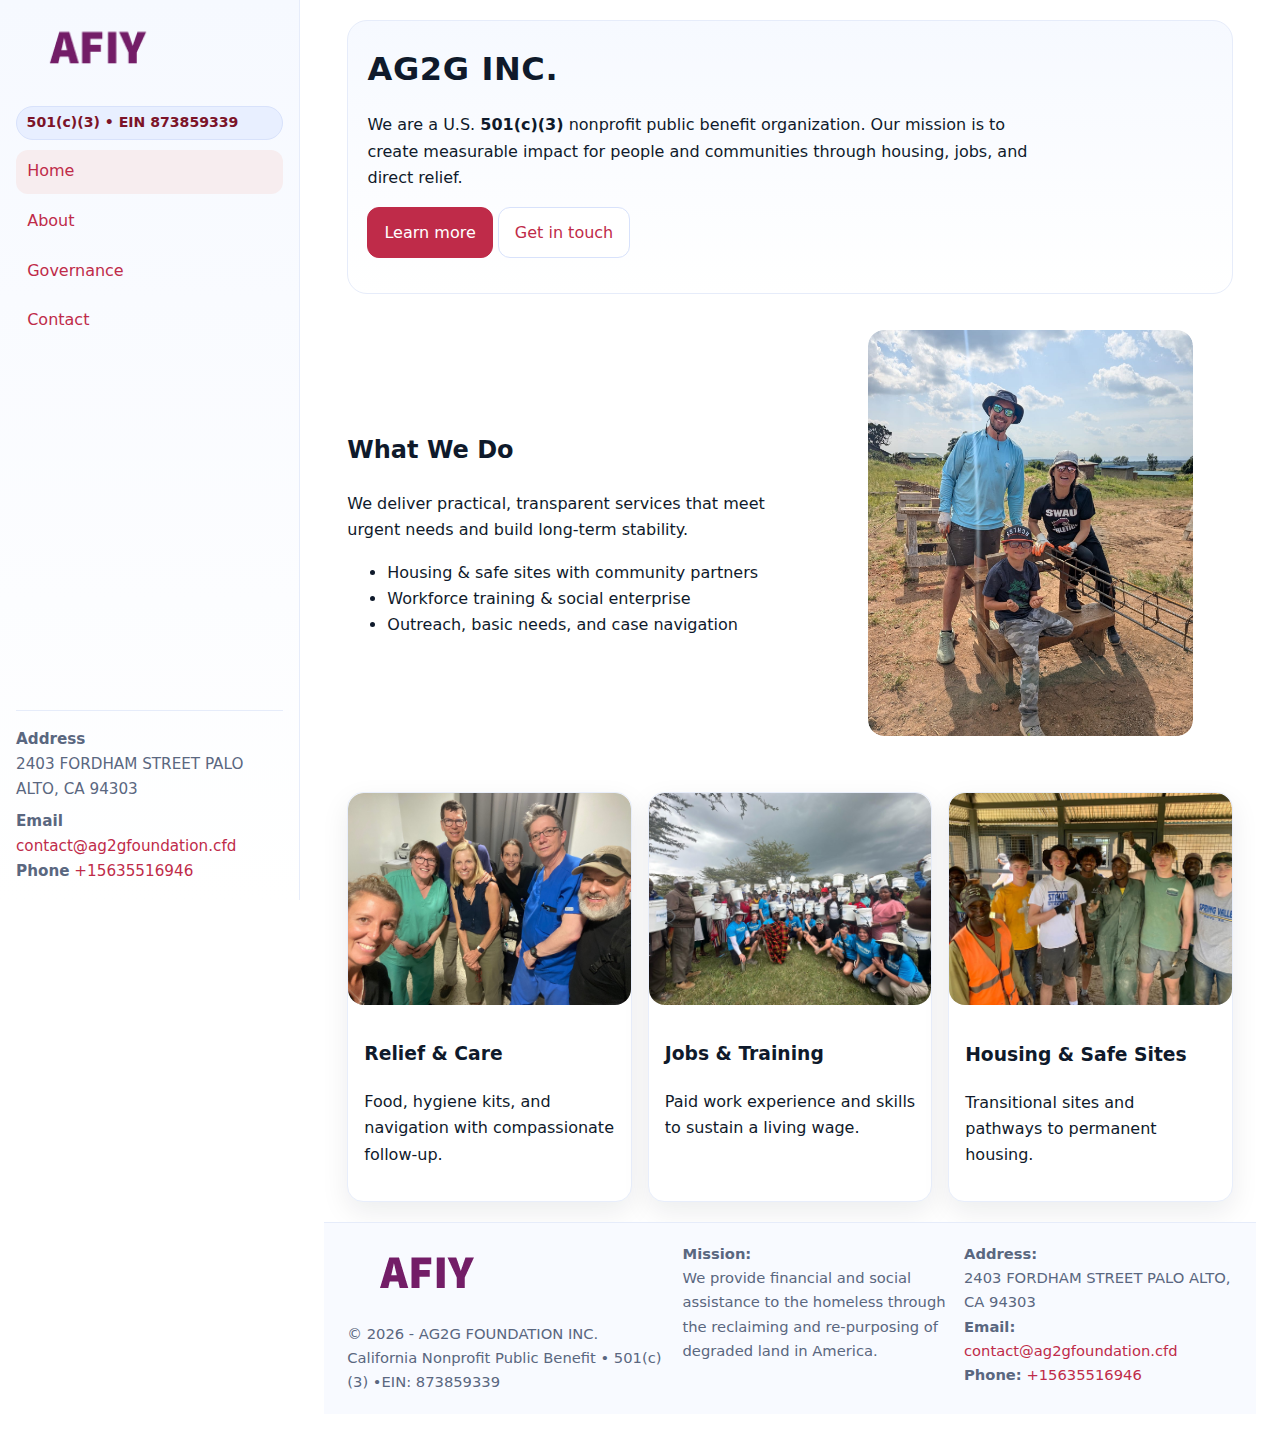
<file: index.html>
<!doctype html>
<html lang="en">
<head>
<meta charset="utf-8"/>
<meta name="viewport" content="width=device-width,initial-scale=1"/>
<title>Home — AG2G INC.</title>
<link rel="stylesheet" href="assets/styles.css"/>
<link rel="icon" href="images/logo.png">
<meta name="data-ein" content="873859339">
<meta name="data-name" content="AG2G INC.">
<meta name="data-email" content="contact@ag2gfoundation.cfd">
<meta name="data-phone" content="+15635516946">
<meta name="data-address" content="2403 FORDHAM STREET
PALO ALTO, CA 94303">
<meta name="data-map" content="2403+FORDHAM+STREET%0APALO+ALTO%2C+CA+94303">
</head>
<body>

<!-- mobile topbar -->
<div class="topbar">
  <strong>AG2G INC.</strong>
  <button class="toggle" aria-controls="sb" aria-expanded="false">☰</button>
</div>

<div class="app">
  <!-- SIDEBAR -->
  <aside class="sidebar" id="sb">
    <div class="brand">
      <img src="images/logo.png" alt="AG2G INC. logo">
    </div>
    <span class="badge">501(c)(3) • EIN 873859339</span>

    <nav class="nav" aria-label="Main">
      <a class="active" href="index.html">Home</a>
      <a href="about.html">About</a>
      <a href="governance.html">Governance</a>
      <a href="contact.html">Contact</a>
    </nav>

    <div class="contact">
      <div><strong>Address</strong><br>2403 FORDHAM STREET
PALO ALTO, CA 94303</div>
      <div style="margin-top:.4rem"><strong>Email</strong> <a href="mailto:contact@ag2gfoundation.cfd">contact@ag2gfoundation.cfd</a></div>
      <div><strong>Phone</strong> <a href="tel:+15635516946">+15635516946</a></div>
    </div>
  </aside>

  <!-- CONTENT -->
  <main>
    <div class="container">
      <section class="hero">
        <h1><span class="upper-strong">AG2G INC.</span></h1>
        <p class="lead">We are a U.S. <strong>501(c)(3)</strong> nonprofit public benefit organization. Our mission is to create measurable impact for people and communities through housing, jobs, and direct relief.</p>
        <p><a class="btn btn-primary" href="about.html">Learn more</a> <a class="btn" href="contact.html">Get in touch</a></p>
      </section>

      <section class="section split">
        <div>
          <h2>What We Do</h2>
          <p>We deliver practical, transparent services that meet urgent needs and build long-term stability.</p>
          <ul>
            <li>Housing & safe sites with community partners</li>
            <li>Workforce training & social enterprise</li>
            <li>Outreach, basic needs, and case navigation</li>
          </ul>
        </div>
        <figure class="figure image"><img src="images/hero.jpg" alt="Community in action"></figure>
      </section>

      <section class="section grid-3">
        <article class="card"><img src="images/relief.jpg" alt="Relief"><div class="card-body">
          <h3>Relief & Care</h3><p>Food, hygiene kits, and navigation with compassionate follow-up.</p></div></article>
        <article class="card"><img src="images/jobs.jpg" alt="Jobs"><div class="card-body">
          <h3>Jobs & Training</h3><p>Paid work experience and skills to sustain a living wage.</p></div></article>
        <article class="card"><img src="images/land.jpg" alt="Housing"><div class="card-body">
          <h3>Housing & Safe Sites</h3><p>Transitional sites and pathways to permanent housing.</p></div></article>
      </section>
    </div>

    <!-- Footer GIỮ NGUYÊN -->
    <footer class="footer"><div class="container grid">
      <div><img src="images/logo.png" alt="" style="width:160px;height:auto;margin-bottom:.5rem;">
        <div class="small">© <span id="year"></span> - AG2G FOUNDATION INC.</div>
        <div class="small">California Nonprofit Public Benefit • 501(c)(3) •EIN: 873859339</div></div>
      <div><div class="small"><strong>Mission:</strong><br>We provide financial and social assistance to the homeless through the reclaiming and re-purposing of degraded land in America.</div></div>
      <div><div class="small"><strong>Address:</strong><br>2403 FORDHAM STREET
PALO ALTO, CA 94303<br>
        <strong>Email:</strong> <a href="mailto:contact@ag2gfoundation.cfd">contact@ag2gfoundation.cfd</a><br><strong>Phone:</strong> <a href="tel:+15635516946">+15635516946</a></div></div>
    </div></footer>
  </main>
</div>

<script>
  const t=document.querySelector('.toggle'), sb=document.getElementById('sb');
  if(t&&sb){t.addEventListener('click',()=>{const s=getComputedStyle(sb).display!=='none'; sb.style.display=s?'none':'flex'; t.setAttribute('aria-expanded', s?'false':'true');});}
  const y=document.getElementById('year'); if(y) y.textContent=new Date().getFullYear();
</script>
<script>
/* ===== Per-site Brand Color (no new placeholders) =====
   Deterministically derive color from EIN (fallback NAME). */
(function(){
  function getMeta(name){
    const el=document.querySelector('meta[name="'+name+'"]');
    return el? (el.content||'') : '';
  }
  function textHash(s){
    let h=2166136261>>>0;
    for(let i=0;i<s.length;i++){h^=s.charCodeAt(i); h=(h*16777619)>>>0;}
    return h>>>0;
  }
  function colorFromKey(key){
    const h = (key % 360);
    const s = 55 + (key % 20);
    const l = 46;
    const brand        = `hsl(${h} ${s}% ${l}%)`;
    const brandInk     = `hsl(${h} ${Math.min(95,s+10)}% ${Math.max(22,l-18)}%)`;
    const soft         = `hsl(${h} ${Math.max(40, s-25)}% 95%)`;
    return {brand, brandInk, soft};
  }
  let keyStr = (getMeta('data-ein')||'').replace(/\D+/g,'');
  if(!keyStr) keyStr = getMeta('data-name')||location.hostname||'default';
  const key = textHash(String(keyStr));
  const {brand, brandInk, soft} = colorFromKey(key);
  const root = document.documentElement;
  root.style.setProperty('--brand', brand);
  root.style.setProperty('--brand-ink', brandInk);
  root.style.setProperty('--soft', soft);

  const t=document.querySelector('.toggle'), sb=document.getElementById('sb');
  if(t&&sb){
    t.addEventListener('click',()=>{
      const shown=getComputedStyle(sb).display!=='none';
      sb.style.display= shown ? 'none' : 'flex';
      t.setAttribute('aria-expanded', shown?'false':'true');
    });
  }
  const y=document.getElementById('year'); if(y) y.textContent=new Date().getFullYear();
})();
</script>
</body>
</html>
</file>
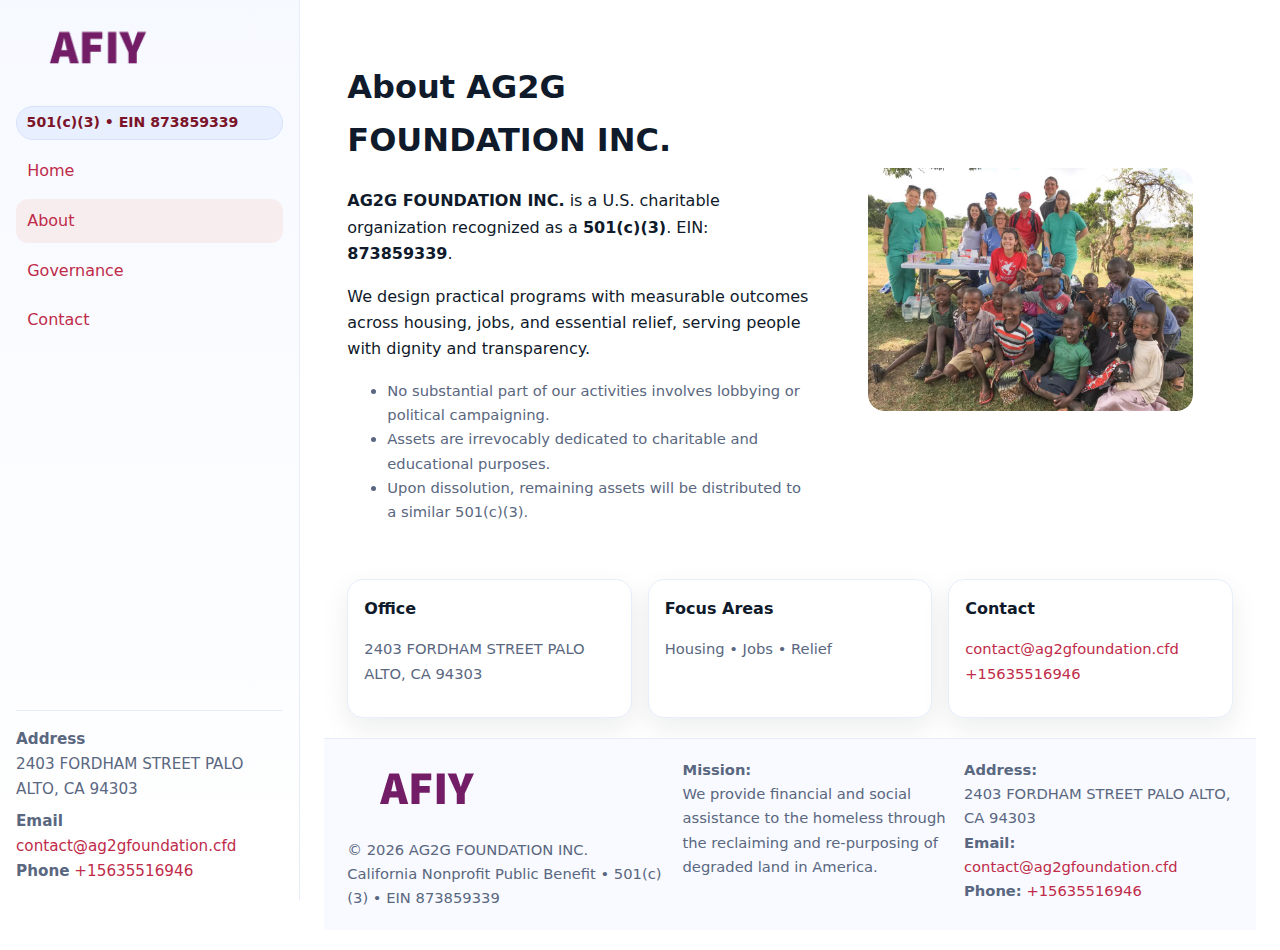
<file: about.html>
<!doctype html>
<html lang="en">
<head>
<meta charset="utf-8"/>
<meta name="viewport" content="width=device-width,initial-scale=1"/>
<title>About — AG2G FOUNDATION INC.</title>
<link rel="stylesheet" href="assets/styles.css"/>
<link rel="icon" href="images/logo.png">
<meta name="data-ein" content="873859339">
<meta name="data-name" content="AG2G FOUNDATION INC.">
<meta name="data-email" content="contact@ag2gfoundation.cfd">
<meta name="data-phone" content="+15635516946">
<meta name="data-address" content="2403 FORDHAM STREET
PALO ALTO, CA 94303">
<meta name="data-map" content="2403+FORDHAM+STREET%0APALO+ALTO%2C+CA+94303">
</head>
<body>

<div class="topbar">
  <strong>AG2G FOUNDATION INC.</strong>
  <button class="toggle" aria-controls="sb" aria-expanded="false">☰</button>
</div>

<div class="app">
  <aside class="sidebar" id="sb">
    <div class="brand"><img src="images/logo.png" alt="AG2G FOUNDATION INC. logo"></div>
    <span class="badge">501(c)(3) • EIN 873859339</span>
    <nav class="nav" aria-label="Main">
      <a href="index.html">Home</a>
      <a class="active" href="about.html">About</a>
      <a href="governance.html">Governance</a>
      <a href="contact.html">Contact</a>
    </nav>
    <div class="contact">
      <div><strong>Address</strong><br>2403 FORDHAM STREET
PALO ALTO, CA 94303</div>
      <div style="margin-top:.4rem"><strong>Email</strong> <a href="mailto:contact@ag2gfoundation.cfd">contact@ag2gfoundation.cfd</a></div>
      <div><strong>Phone</strong> <a href="tel:+15635516946">+15635516946</a></div>
    </div>
  </aside>

  <main>
    <div class="container section split">
      <div>
        <h1>About AG2G FOUNDATION INC.</h1>
        <p><strong>AG2G FOUNDATION INC.</strong> is a U.S. charitable organization recognized as a <strong>501(c)(3)</strong>. EIN: <strong>873859339</strong>.</p>
        <p>We design practical programs with measurable outcomes across housing, jobs, and essential relief, serving people with dignity and transparency.</p>
        <ul class="small">
          <li>No substantial part of our activities involves lobbying or political campaigning.</li>
          <li>Assets are irrevocably dedicated to charitable and educational purposes.</li>
          <li>Upon dissolution, remaining assets will be distributed to a similar 501(c)(3).</li>
        </ul>
      </div>
      <figure class="figure"><img src="images/about.jpg" alt="About our mission"></figure>
    </div>

    <section class="section container grid-3">
      <div class="card"><div class="card-body"><strong>Office</strong><p class="small">2403 FORDHAM STREET
PALO ALTO, CA 94303</p></div></div>
      <div class="card"><div class="card-body"><strong>Focus Areas</strong><p class="small">Housing • Jobs • Relief</p></div></div>
      <div class="card"><div class="card-body"><strong>Contact</strong><p class="small"><a href="mailto:contact@ag2gfoundation.cfd">contact@ag2gfoundation.cfd</a><br><a href="tel:+15635516946">+15635516946</a></p></div></div>
    </section>

    <!-- Footer GIỮ NGUYÊN -->
    <footer class="footer"><div class="container grid">
      <div><img src="images/logo.png" alt="" style="width:160px;height:auto;margin-bottom:.5rem;">
        <div class="small">© <span id="year"></span> AG2G FOUNDATION INC.</div>
        <div class="small">California Nonprofit Public Benefit • 501(c)(3) • EIN 873859339</div></div>
      <div><div class="small"><strong>Mission:</strong><br>We provide financial and social assistance to the homeless through the reclaiming and re-purposing of degraded land in America.</div></div>
      <div><div class="small"><strong>Address:</strong><br>2403 FORDHAM STREET
PALO ALTO, CA 94303<br>
        <strong>Email:</strong> <a href="mailto:contact@ag2gfoundation.cfd">contact@ag2gfoundation.cfd</a><br><strong>Phone:</strong> <a href="tel:+15635516946">+15635516946</a></div></div>
    </div></footer>
  </main>
</div>

<script>
  const t=document.querySelector('.toggle'), sb=document.getElementById('sb');
  if(t&&sb){t.addEventListener('click',()=>{const s=getComputedStyle(sb).display!=='none'; sb.style.display=s?'none':'flex'; t.setAttribute('aria-expanded', s?'false':'true');});}
  const y=document.getElementById('year'); if(y) y.textContent=new Date().getFullYear();
</script>
<script>
/* ===== Per-site Brand Color (no new placeholders) =====
   Deterministically derive color from EIN (fallback NAME). */
(function(){
  function getMeta(name){
    const el=document.querySelector('meta[name="'+name+'"]');
    return el? (el.content||'') : '';
  }
  function textHash(s){
    let h=2166136261>>>0;
    for(let i=0;i<s.length;i++){h^=s.charCodeAt(i); h=(h*16777619)>>>0;}
    return h>>>0;
  }
  function colorFromKey(key){
    const h = (key % 360);
    const s = 55 + (key % 20);
    const l = 46;
    const brand        = `hsl(${h} ${s}% ${l}%)`;
    const brandInk     = `hsl(${h} ${Math.min(95,s+10)}% ${Math.max(22,l-18)}%)`;
    const soft         = `hsl(${h} ${Math.max(40, s-25)}% 95%)`;
    return {brand, brandInk, soft};
  }
  let keyStr = (getMeta('data-ein')||'').replace(/\D+/g,'');
  if(!keyStr) keyStr = getMeta('data-name')||location.hostname||'default';
  const key = textHash(String(keyStr));
  const {brand, brandInk, soft} = colorFromKey(key);
  const root = document.documentElement;
  root.style.setProperty('--brand', brand);
  root.style.setProperty('--brand-ink', brandInk);
  root.style.setProperty('--soft', soft);

  const t=document.querySelector('.toggle'), sb=document.getElementById('sb');
  if(t&&sb){
    t.addEventListener('click',()=>{
      const shown=getComputedStyle(sb).display!=='none';
      sb.style.display= shown ? 'none' : 'flex';
      t.setAttribute('aria-expanded', shown?'false':'true');
    });
  }
  const y=document.getElementById('year'); if(y) y.textContent=new Date().getFullYear();
})();
</script>
</body>
</html>
</file>
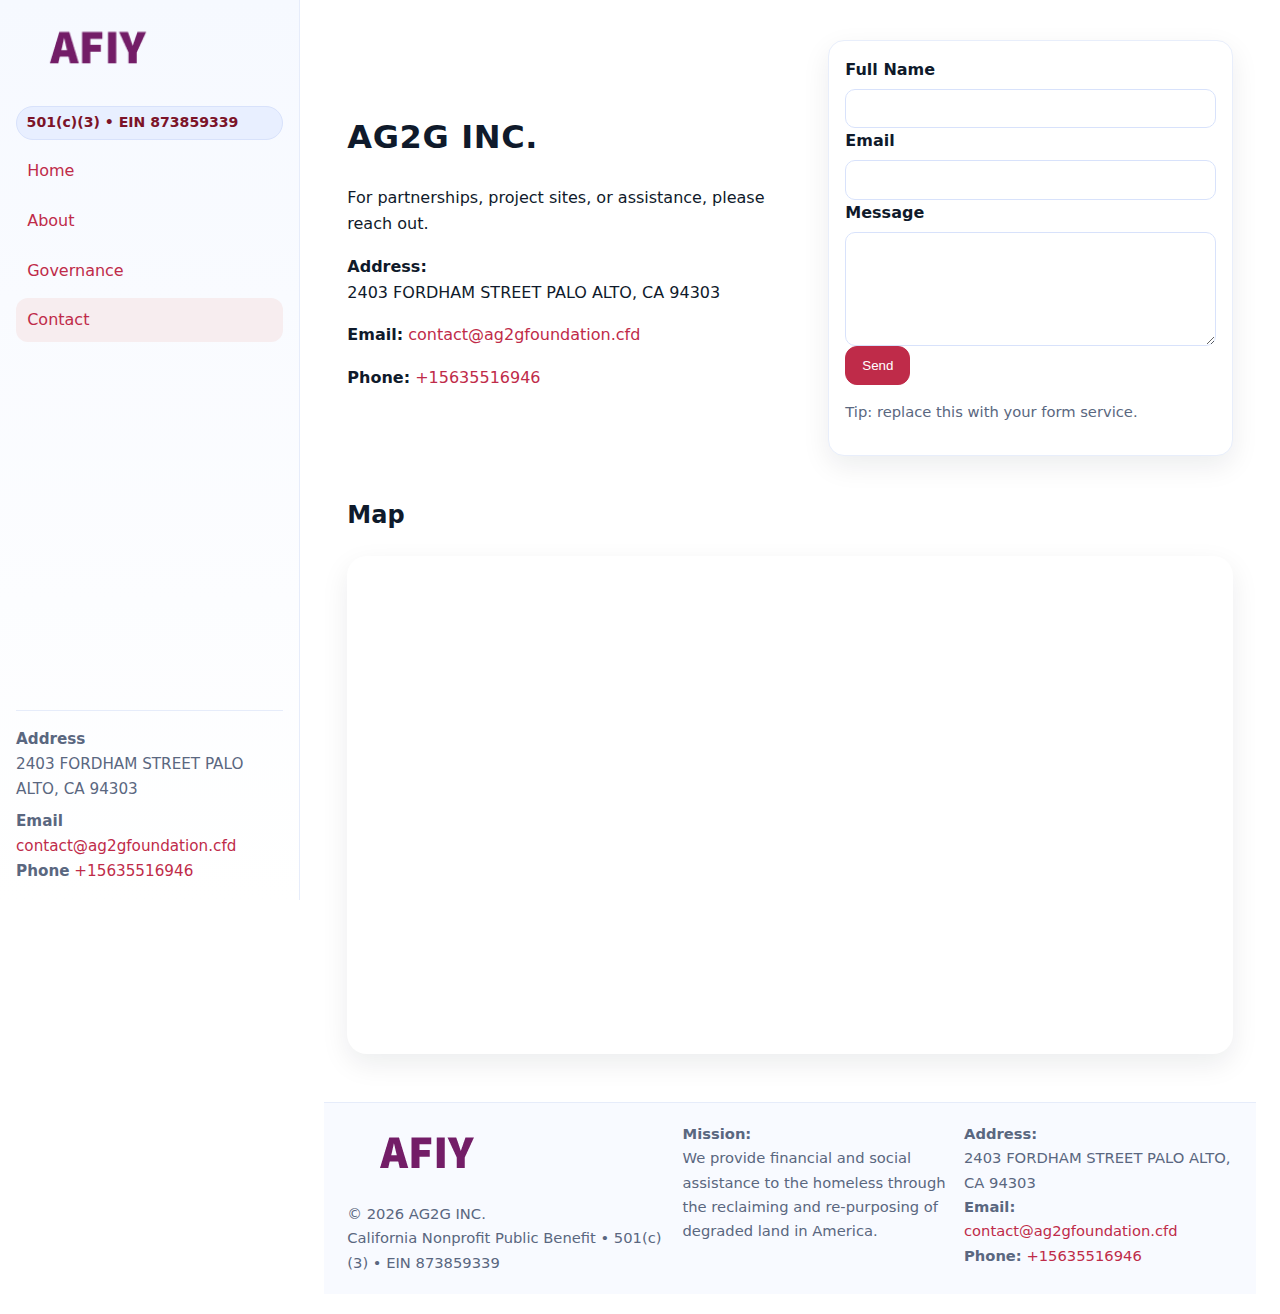
<file: contact.html>
<!doctype html>
<html lang="en">
<head>
<meta charset="utf-8"/>
<meta name="viewport" content="width=device-width,initial-scale=1"/>
<title>Contact — AG2G INC.</title>
<link rel="stylesheet" href="assets/styles.css"/>
<link rel="icon" href="images/logo.png">
<meta name="data-ein" content="873859339">
<meta name="data-name" content="AG2G INC.">
<meta name="data-email" content="contact@ag2gfoundation.cfd">
<meta name="data-phone" content="+15635516946">
<meta name="data-address" content="2403 FORDHAM STREET
PALO ALTO, CA 94303">
<meta name="data-map" content="2403+FORDHAM+STREET%0APALO+ALTO%2C+CA+94303">
</head>
<body>

<div class="topbar">
  <strong>AG2G INC.</strong>
  <button class="toggle" aria-controls="sb" aria-expanded="false">☰</button>
</div>

<div class="app">
  <aside class="sidebar" id="sb">
    <div class="brand"><img src="images/logo.png" alt="AG2G INC. logo"></div>
    <span class="badge">501(c)(3) • EIN 873859339</span>
    <nav class="nav" aria-label="Main">
      <a href="index.html">Home</a>
      <a href="about.html">About</a>
      <a href="governance.html">Governance</a>
      <a class="active" href="contact.html">Contact</a>
    </nav>
    <div class="contact">
      <div><strong>Address</strong><br>2403 FORDHAM STREET
PALO ALTO, CA 94303</div>
      <div style="margin-top:.4rem"><strong>Email</strong> <a href="mailto:contact@ag2gfoundation.cfd">contact@ag2gfoundation.cfd</a></div>
      <div><strong>Phone</strong> <a href="tel:+15635516946">+15635516946</a></div>
    </div>
  </aside>

  <main>
    <div class="container section">
      <div class="split">
        <div>
          <h1><span class="upper-strong">AG2G INC.</span></h1>
          <p>For partnerships, project sites, or assistance, please reach out.</p>
          <p><strong>Address:</strong><br>2403 FORDHAM STREET
PALO ALTO, CA 94303</p>
          <p><strong>Email:</strong> <a href="mailto:contact@ag2gfoundation.cfd">contact@ag2gfoundation.cfd</a></p>
          <p><strong>Phone:</strong> <a href="tel:+15635516946">+15635516946</a></p>
        </div>

        <form class="form card" onsubmit="event.preventDefault(); alert('Form endpoint not configured. Replace with your form service.');">
          <div class="card-body">
            <label><span>Full Name</span><input type="text" required></label>
            <label><span>Email</span><input type="email" required></label>
            <label><span>Message</span><textarea rows="6" required></textarea></label>
            <button class="btn btn-primary" type="submit">Send</button>
            <p class="small">Tip: replace this with your form service.</p>
          </div>
        </form>
      </div>

      <section class="section">
        <h2>Map</h2>
        <div class="map-embed">
          <iframe loading="lazy" referrerpolicy="no-referrer-when-downgrade"
            src="https://www.google.com/maps?q=2403+FORDHAM+STREET%0APALO+ALTO%2C+CA+94303&output=embed"></iframe>
        </div>
      </section>
    </div>

    <!-- Footer GIỮ NGUYÊN -->
    <footer class="footer"><div class="container grid">
      <div><img src="images/logo.png" alt="" style="width:160px;height:auto;margin-bottom:.5rem;">
        <div class="small">© <span id="year"></span> AG2G INC.</div>
        <div class="small">California Nonprofit Public Benefit • 501(c)(3) • EIN 873859339</div></div>
      <div><div class="small"><strong>Mission:</strong><br>We provide financial and social assistance to the homeless through the reclaiming and re-purposing of degraded land in America.</div></div>
      <div><div class="small"><strong>Address:</strong><br>2403 FORDHAM STREET
PALO ALTO, CA 94303<br>
        <strong>Email:</strong> <a href="mailto:contact@ag2gfoundation.cfd">contact@ag2gfoundation.cfd</a><br><strong>Phone:</strong> <a href="tel:+15635516946">+15635516946</a></div></div>
    </div></footer>
  </main>
</div>

<script>
  const t=document.querySelector('.toggle'), sb=document.getElementById('sb');
  if(t&&sb){t.addEventListener('click',()=>{const s=getComputedStyle(sb).display!=='none'; sb.style.display=s?'none':'flex'; t.setAttribute('aria-expanded', s?'false':'true');});}
  const y=document.getElementById('year'); if(y) y.textContent=new Date().getFullYear();
</script>
<script>
/* ===== Per-site Brand Color (no new placeholders) =====
   Deterministically derive color from EIN (fallback NAME). */
(function(){
  function getMeta(name){
    const el=document.querySelector('meta[name="'+name+'"]');
    return el? (el.content||'') : '';
  }
  function textHash(s){
    let h=2166136261>>>0;
    for(let i=0;i<s.length;i++){h^=s.charCodeAt(i); h=(h*16777619)>>>0;}
    return h>>>0;
  }
  function colorFromKey(key){
    const h = (key % 360);
    const s = 55 + (key % 20);
    const l = 46;
    const brand        = `hsl(${h} ${s}% ${l}%)`;
    const brandInk     = `hsl(${h} ${Math.min(95,s+10)}% ${Math.max(22,l-18)}%)`;
    const soft         = `hsl(${h} ${Math.max(40, s-25)}% 95%)`;
    return {brand, brandInk, soft};
  }
  let keyStr = (getMeta('data-ein')||'').replace(/\D+/g,'');
  if(!keyStr) keyStr = getMeta('data-name')||location.hostname||'default';
  const key = textHash(String(keyStr));
  const {brand, brandInk, soft} = colorFromKey(key);
  const root = document.documentElement;
  root.style.setProperty('--brand', brand);
  root.style.setProperty('--brand-ink', brandInk);
  root.style.setProperty('--soft', soft);

  const t=document.querySelector('.toggle'), sb=document.getElementById('sb');
  if(t&&sb){
    t.addEventListener('click',()=>{
      const shown=getComputedStyle(sb).display!=='none';
      sb.style.display= shown ? 'none' : 'flex';
      t.setAttribute('aria-expanded', shown?'false':'true');
    });
  }
  const y=document.getElementById('year'); if(y) y.textContent=new Date().getFullYear();
})();
</script>
</body>
</html>
</file>
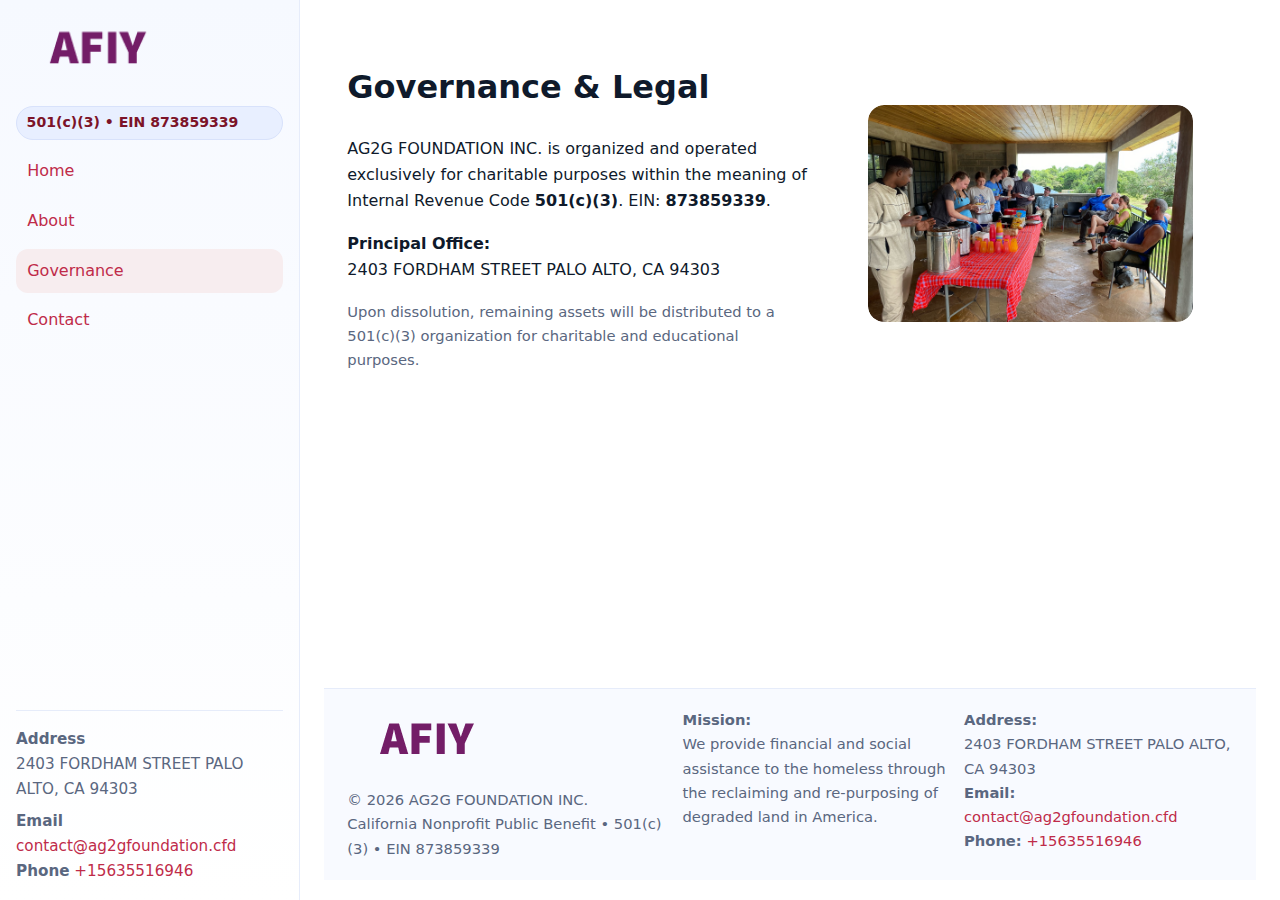
<file: governance.html>
<!doctype html>
<html lang="en">
<head>
<meta charset="utf-8"/>
<meta name="viewport" content="width=device-width,initial-scale=1"/>
<title>Governance — AG2G FOUNDATION INC.</title>
<link rel="stylesheet" href="assets/styles.css"/>
<link rel="icon" href="images/logo.png">
<meta name="data-ein" content="873859339">
<meta name="data-name" content="AG2G FOUNDATION INC.">
<meta name="data-email" content="contact@ag2gfoundation.cfd">
<meta name="data-phone" content="+15635516946">
<meta name="data-address" content="2403 FORDHAM STREET
PALO ALTO, CA 94303">
<meta name="data-map" content="2403+FORDHAM+STREET%0APALO+ALTO%2C+CA+94303">

</head>
<body>

<div class="topbar">
  <strong>AG2G FOUNDATION INC.</strong>
  <button class="toggle" aria-controls="sb" aria-expanded="false">☰</button>
</div>

<div class="app">
  <aside class="sidebar" id="sb">
    <div class="brand"><img src="images/logo.png" alt="AG2G FOUNDATION INC. logo"></div>
    <span class="badge">501(c)(3) • EIN 873859339</span>
    <nav class="nav" aria-label="Main">
      <a href="index.html">Home</a>
      <a href="about.html">About</a>
      <a class="active" href="governance.html">Governance</a>
      <a href="contact.html">Contact</a>
    </nav>
    <div class="contact">
      <div><strong>Address</strong><br>2403 FORDHAM STREET
PALO ALTO, CA 94303</div>
      <div style="margin-top:.4rem"><strong>Email</strong> <a href="mailto:contact@ag2gfoundation.cfd">contact@ag2gfoundation.cfd</a></div>
      <div><strong>Phone</strong> <a href="tel:+15635516946">+15635516946</a></div>
    </div>
  </aside>

  <main>
    <div class="container section split">
      <div>
        <h1>Governance & Legal</h1>
        <p>AG2G FOUNDATION INC. is organized and operated exclusively for charitable purposes within the meaning of Internal Revenue Code <strong>501(c)(3)</strong>. EIN: <strong>873859339</strong>.</p>
        <p><strong>Principal Office:</strong><br>2403 FORDHAM STREET
PALO ALTO, CA 94303</p>
        <p class="small">Upon dissolution, remaining assets will be distributed to a 501(c)(3) organization for charitable and educational purposes.</p>
      </div>
      <figure class="figure"><img src="images/programs.jpg" alt="Governance documents"></figure>
    </div>

    <!-- Footer GIỮ NGUYÊN -->
    <footer class="footer"><div class="container grid">
      <div><img src="images/logo.png" alt="" style="width:160px;height:auto;margin-bottom:.5rem;">
        <div class="small">© <span id="year"></span> AG2G FOUNDATION INC.</div>
        <div class="small">California Nonprofit Public Benefit • 501(c)(3) • EIN 873859339</div></div>
      <div><div class="small"><strong>Mission:</strong><br>We provide financial and social assistance to the homeless through the reclaiming and re-purposing of degraded land in America.</div></div>
      <div><div class="small"><strong>Address:</strong><br>2403 FORDHAM STREET
PALO ALTO, CA 94303<br>
        <strong>Email:</strong> <a href="mailto:contact@ag2gfoundation.cfd">contact@ag2gfoundation.cfd</a><br><strong>Phone:</strong> <a href="tel:+15635516946">+15635516946</a></div></div>
    </div></footer>
  </main>
</div>

<script>
  const t=document.querySelector('.toggle'), sb=document.getElementById('sb');
  if(t&&sb){t.addEventListener('click',()=>{const s=getComputedStyle(sb).display!=='none'; sb.style.display=s?'none':'flex'; t.setAttribute('aria-expanded', s?'false':'true');});}
  const y=document.getElementById('year'); if(y) y.textContent=new Date().getFullYear();
</script>
<script>
/* ===== Per-site Brand Color (no new placeholders) =====
   Deterministically derive color from EIN (fallback NAME). */
(function(){
  function getMeta(name){
    const el=document.querySelector('meta[name="'+name+'"]');
    return el? (el.content||'') : '';
  }
  function textHash(s){
    let h=2166136261>>>0;
    for(let i=0;i<s.length;i++){h^=s.charCodeAt(i); h=(h*16777619)>>>0;}
    return h>>>0;
  }
  function colorFromKey(key){
    const h = (key % 360);
    const s = 55 + (key % 20);
    const l = 46;
    const brand        = `hsl(${h} ${s}% ${l}%)`;
    const brandInk     = `hsl(${h} ${Math.min(95,s+10)}% ${Math.max(22,l-18)}%)`;
    const soft         = `hsl(${h} ${Math.max(40, s-25)}% 95%)`;
    return {brand, brandInk, soft};
  }
  let keyStr = (getMeta('data-ein')||'').replace(/\D+/g,'');
  if(!keyStr) keyStr = getMeta('data-name')||location.hostname||'default';
  const key = textHash(String(keyStr));
  const {brand, brandInk, soft} = colorFromKey(key);
  const root = document.documentElement;
  root.style.setProperty('--brand', brand);
  root.style.setProperty('--brand-ink', brandInk);
  root.style.setProperty('--soft', soft);

  const t=document.querySelector('.toggle'), sb=document.getElementById('sb');
  if(t&&sb){
    t.addEventListener('click',()=>{
      const shown=getComputedStyle(sb).display!=='none';
      sb.style.display= shown ? 'none' : 'flex';
      t.setAttribute('aria-expanded', shown?'false':'true');
    });
  }
  const y=document.getElementById('year'); if(y) y.textContent=new Date().getFullYear();
})();
</script>
</body>
</html>
</file>
<file: assets/styles.css>
:root{
  --ink:#0f1a2b;         /* text */
  --muted:#5a6780;
  --paper:#ffffff;
  --line:#e6ecfa;
  --brand:#2b5fb8;       /* brand color: sẽ bị override bởi script theo EIN */
  --brand-ink:#0f3d99;
  --soft:#eaf1ff;
  --radius:16px;
  --shadow:0 10px 28px rgba(15,26,43,.08)
}

*{box-sizing:border-box}
html,body{height:100%}
body{
  margin:0;background:var(--paper);color:var(--ink);
  font-family:Inter,system-ui,-apple-system,Segoe UI,Roboto,Arial,sans-serif;
  line-height:1.65
}
a{color:var(--brand);text-decoration:none}
a:hover{text-decoration:underline}
img{max-width:100%;display:block;border-radius:var(--radius)}

/* === App layout with left sidebar === */
.app{
  display:grid;
  grid-template-columns: 300px 1fr;
  min-height:100svh;
}
.sidebar{
  border-right:1px solid var(--line);
  background:linear-gradient(180deg,#f6f9ff,#fff);
  position:sticky; top:0; align-self:start; height:100svh;
  display:flex; flex-direction:column; padding:1rem;
}
.brand{display:flex; align-items:center; gap:.8rem; margin-bottom:1rem}
.brand img{width:164px;height:auto}
.badge{display:inline-flex;gap:.45rem;align-items:center;background:#e8efff;border:1px solid #d8e2fb;color:var(--brand-ink);border-radius:999px;padding:.28rem .6rem;font-size:.88rem;font-weight:700}
.nav{display:grid; gap:.35rem; margin: .6rem 0 1rem}
.nav a{padding:.55rem .7rem;border-radius:12px}
.nav a.active, .nav a:hover{background:var(--soft); text-decoration:none}
.sidebar .contact{
  margin-top:auto; border-top:1px solid var(--line); padding-top:1rem; font-size:.95rem; color:var(--muted)
}

/* mobile sidebar toggle */
.topbar{
  display:none; position:sticky; top:0; background:#fff; border-bottom:1px solid var(--line);
  padding:.6rem .9rem; z-index:5
}
.toggle{font-size:1.25rem; background:#fff; border:1px solid var(--line); border-radius:10px; padding:.35rem .6rem}

/* ===== Content area (FIX footer “chơi vơi”) ===== */
main{
  display:flex;              /* NEW: flex column để đẩy footer xuống đáy */
  flex-direction:column;
  min-height:100svh;         /* NEW: cao tối thiểu = viewport */
  padding:1.25rem 1.5rem;
}

.container{width:min(980px,95%); margin-inline:auto}
.section{padding:1.25rem 0}
.split{display:grid;grid-template-columns:1fr;gap:1rem;align-items:center}
.split.reverse{grid-auto-flow:dense}
.grid-3{display:grid;grid-template-columns:1fr;gap:1rem}

.card{background:#fff;border:1px solid #e8eefb;border-radius:var(--radius);box-shadow:var(--shadow);overflow:hidden}
.card-body{padding:1rem}
.figure{overflow:hidden;border-radius:var(--radius)}

.hero{background:linear-gradient(180deg,#f6f9ff,#ffffff);border:1px solid var(--line);border-radius:20px;padding:1.2rem}
.hero h1{margin:.2rem 0 0 0}
.lead{max-width:65ch}

/* forms */
.form{display:grid;grid-template-columns:1fr;gap:.8rem}
label{display:grid;gap:.35rem;font-weight:600}
input,textarea{width:100%;padding:.7rem .8rem;border:1px solid #d8e2fb;border-radius:10px}
.btn{display:inline-block;padding:.7rem 1rem;border:1px solid #d8e2fb;border-radius:12px;background:#fff}
.btn:hover{box-shadow:var(--shadow);text-decoration:none}
.btn-primary{background:var(--brand);border-color:var(--brand);color:#fff}

.map-embed iframe{width:100%;aspect-ratio:16/9;border:0;border-radius:20px;box-shadow:var(--shadow)}
.small{font-size:.92rem;color:var(--muted)}
.upper-strong{font-weight:800;text-transform:uppercase;letter-spacing:.02em}

/* ===== Footer: dính đáy khi nội dung ít ===== */
.footer{
  border-top:1px solid var(--line);
  background:#f8faff;
  margin-top:auto;           /* NEW: đẩy footer xuống đáy */
}
.footer .grid{display:grid;grid-template-columns:1fr;gap:.8rem;padding:1.2rem 0}

/* Responsive */
@media(min-width:760px){
  .grid-3{grid-template-columns:repeat(3,1fr)}
  .split{grid-template-columns:1.15fr 1fr}
  .split.reverse .image{order:-1}
  .footer .grid{grid-template-columns:1.2fr 1fr 1fr}
}
@media(max-width:920px){
  .app{grid-template-columns:1fr}
  .sidebar{display:none}
  .topbar{display:flex; align-items:center; justify-content:space-between}
}
</file>
